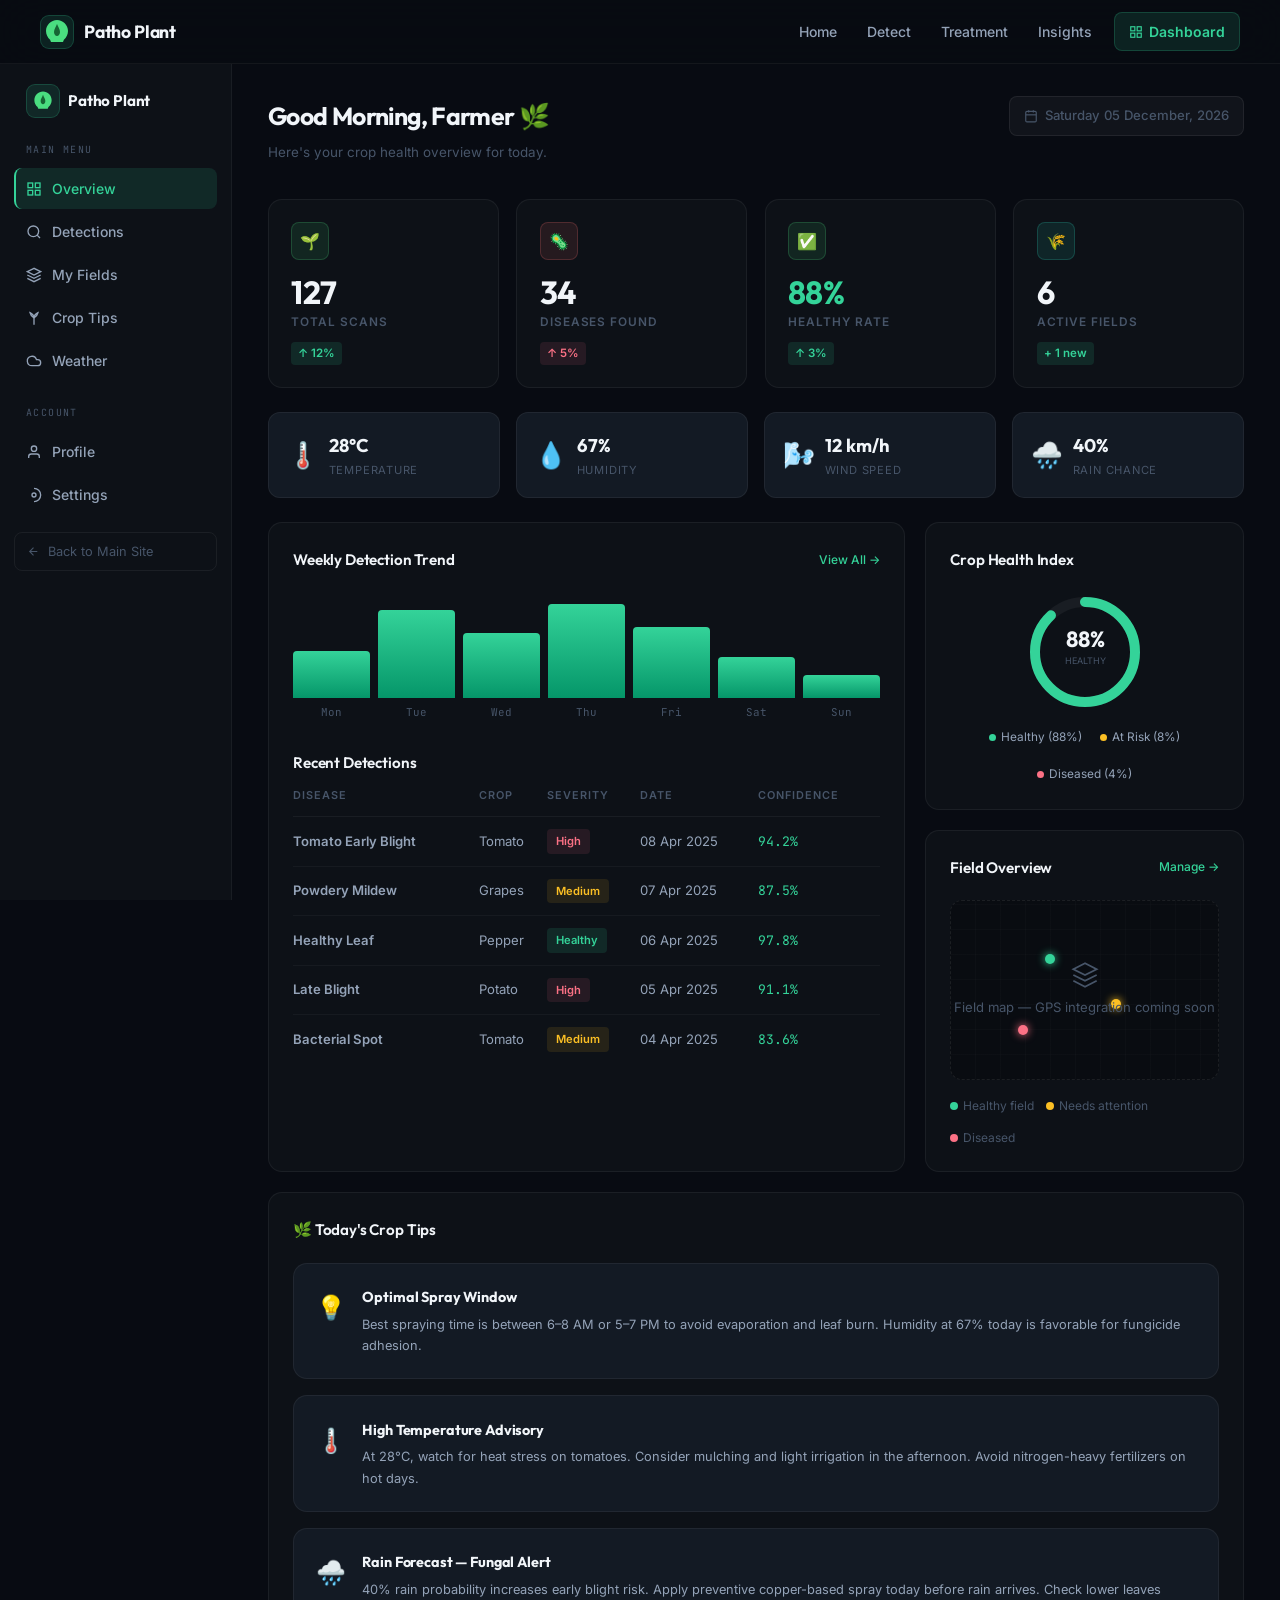
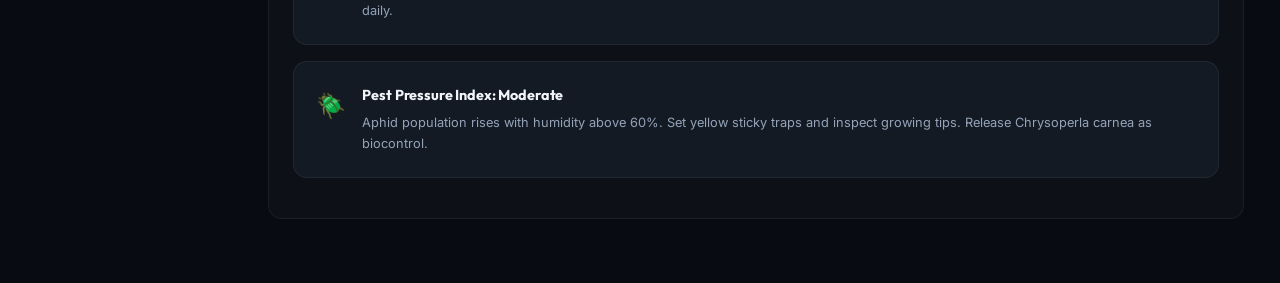
<file: dashboard.html>
<!DOCTYPE html>
<html lang="en">
<head>
  <meta charset="UTF-8" />
  <meta name="viewport" content="width=device-width, initial-scale=1.0" />
  <title>Farmer Dashboard – Agroshield</title>
  <meta name="description" content="Agroshield Farmer Dashboard – monitor crop health, recent detections, disease trends, and field statistics." />
  <link rel="preconnect" href="https://fonts.googleapis.com" />
  <link rel="preconnect" href="https://fonts.gstatic.com" crossorigin />
  <link href="https://fonts.googleapis.com/css2?family=Outfit:wght@300;400;500;600;700;800;900&family=Inter:wght@300;400;500;600;700&family=JetBrains+Mono:wght@400;600&family=Great+Vibes&display=swap" rel="stylesheet" />
  <link rel="stylesheet" href="style.css" />
  <style>
    /* Dashboard-specific extras */
    .weather-strip {
      display: grid;
      grid-template-columns: repeat(4, 1fr);
      gap: 1rem;
      margin-bottom: 1.5rem;
    }
    .weather-item {
      background: var(--bg-raised);
      border: 1px solid rgba(255,255,255,0.06);
      border-radius: 12px;
      padding: 1.1rem;
      display: flex;
      align-items: center;
      gap: 10px;
    }
    .weather-icon {
      font-size: 1.6rem;
    }
    .weather-val {
      font-family: var(--f-head);
      font-size: 1.15rem;
      font-weight: 700;
      color: var(--tx-1);
    }
    .weather-lbl {
      font-size: 0.7rem;
      color: var(--tx-3);
      text-transform: uppercase;
      letter-spacing: 0.07em;
    }
    .tip-card {
      background: var(--bg-raised);
      border: 1px solid rgba(255,255,255,0.06);
      border-radius: 14px;
      padding: 1.4rem;
      display: flex;
      gap: 1rem;
      align-items: flex-start;
      margin-bottom: 1rem;
      transition: border-color 0.2s;
    }
    .tip-card:hover { border-color: rgba(255,255,255,0.12); }
    .tip-icon {
      font-size: 1.5rem;
      flex-shrink: 0;
      margin-top: 2px;
    }
    .tip-title {
      font-family: var(--f-head);
      font-weight: 700;
      font-size: 0.9rem;
      color: var(--tx-1);
      letter-spacing: -0.01em;
      margin-bottom: 4px;
    }
    .tip-desc {
      font-size: 0.8rem;
      color: var(--tx-2);
      line-height: 1.65;
    }
    .field-map {
      background: rgba(0,0,0,0.25);
      border-radius: 12px;
      height: 180px;
      border: 1px dashed rgba(255,255,255,0.08);
      display: flex;
      align-items: center;
      justify-content: center;
      flex-direction: column;
      gap: 8px;
      color: var(--tx-3);
      font-size: 0.82rem;
      margin-bottom: 1rem;
      position: relative;
      overflow: hidden;
    }
    .field-map::before {
      content: '';
      position: absolute;
      inset: 0;
      background: 
        repeating-linear-gradient(0deg, transparent, transparent 24px, rgba(255,255,255,0.015) 24px, rgba(255,255,255,0.015) 25px),
        repeating-linear-gradient(90deg, transparent, transparent 24px, rgba(255,255,255,0.015) 24px, rgba(255,255,255,0.015) 25px);
    }
    .field-pin {
      position: absolute;
      width: 10px;
      height: 10px;
      border-radius: 50%;
      background: var(--em-400);
      box-shadow: 0 0 8px var(--em-400);
    }
    .sidebar-logo {
      display: flex;
      align-items: center;
      gap: 8px;
      padding: 0 0.75rem;
      margin-bottom: 1.5rem;
    }
    .sidebar-logo .nav-title {
      font-family: var(--f-head);
      font-size: 0.95rem;
      font-weight: 700;
      color: var(--tx-1);
    }
    .sidebar-back {
      display: flex;
      align-items: center;
      gap: 8px;
      padding: 8px 12px;
      border-radius: var(--r-sm);
      font-size: 0.8rem;
      color: var(--tx-3);
      text-decoration: none;
      border: 1px solid rgba(255,255,255,0.06);
      margin-top: 1rem;
      transition: all 0.2s;
    }
    .sidebar-back:hover { color: var(--tx-1); border-color: rgba(255,255,255,0.12); }
    @media(max-width: 900px) {
      .weather-strip { grid-template-columns: repeat(2,1fr); }
    }
    @media(max-width: 640px) {
      .weather-strip { grid-template-columns: 1fr 1fr; }
    }
  </style>
</head>
<body class="dashboard-page">

  <!-- NAVBAR (same as main) -->
  <nav id="navbar" class="navbar">
    <div class="nav-brand">
      <div class="nav-logo">
        <svg width="28" height="28" viewBox="0 0 28 28" fill="none">
          <path d="M14 2C8 2 3 7 3 13c0 3.5 1.6 6.6 4.1 8.7L8 24h12l.9-2.3C23.4 19.6 25 16.5 25 13c0-6-5-11-11-11z" fill="#4ade80"/>
          <path d="M14 6c-1 3-3 5-3 8 0 2.2 1.3 4 3 4s3-1.8 3-4c0-3-2-5-3-8z" fill="#166534"/>
        </svg>
      </div>
      <span class="nav-title">Patho Plant</span>
    </div>
    <ul class="nav-links" id="navLinks">
      <li><a href="index.html#home" class="nav-link">Home</a></li>
      <li><a href="index.html#detect" class="nav-link">Detect</a></li>
      <li><a href="index.html#treatment" class="nav-link">Treatment</a></li>
      <li><a href="index.html#insights" class="nav-link">Insights</a></li>
      <li><a href="dashboard.html" class="nav-link nav-dashboard-btn active">
        <svg width="14" height="14" viewBox="0 0 24 24" fill="none" stroke="currentColor" stroke-width="2"><rect x="3" y="3" width="7" height="7"/><rect x="14" y="3" width="7" height="7"/><rect x="14" y="14" width="7" height="7"/><rect x="3" y="14" width="7" height="7"/></svg>
        Dashboard
      </a></li>
    </ul>
    <button class="hamburger" id="hamburger" aria-label="Toggle menu">
      <span></span><span></span><span></span>
    </button>
  </nav>

  <!-- SIDEBAR -->
  <aside class="dash-sidebar" id="dashSidebar">
    <div class="sidebar-logo">
      <div class="nav-logo">
        <svg width="22" height="22" viewBox="0 0 28 28" fill="none">
          <path d="M14 2C8 2 3 7 3 13c0 3.5 1.6 6.6 4.1 8.7L8 24h12l.9-2.3C23.4 19.6 25 16.5 25 13c0-6-5-11-11-11z" fill="#4ade80"/>
          <path d="M14 6c-1 3-3 5-3 8 0 2.2 1.3 4 3 4s3-1.8 3-4c0-3-2-5-3-8z" fill="#166534"/>
        </svg>
      </div>
      <span class="nav-title">Patho Plant</span>
    </div>

    <p class="dash-sidebar-header">Main Menu</p>

    <nav>
      <a href="#overview" class="dash-nav-item active" id="nav-overview">
        <svg width="16" height="16" viewBox="0 0 24 24" fill="none" stroke="currentColor" stroke-width="2"><rect x="3" y="3" width="7" height="7"/><rect x="14" y="3" width="7" height="7"/><rect x="14" y="14" width="7" height="7"/><rect x="3" y="14" width="7" height="7"/></svg>
        Overview
      </a>
      <a href="#detections" class="dash-nav-item" id="nav-detections">
        <svg width="16" height="16" viewBox="0 0 24 24" fill="none" stroke="currentColor" stroke-width="2"><circle cx="11" cy="11" r="8"/><path d="m21 21-4.35-4.35"/></svg>
        Detections
      </a>
      <a href="#fields" class="dash-nav-item" id="nav-fields">
        <svg width="16" height="16" viewBox="0 0 24 24" fill="none" stroke="currentColor" stroke-width="2"><path d="M12 2L2 7l10 5 10-5-10-5z"/><path d="M2 17l10 5 10-5"/><path d="M2 12l10 5 10-5"/></svg>
        My Fields
      </a>
      <a href="#tips" class="dash-nav-item" id="nav-tips">
        <svg width="16" height="16" viewBox="0 0 24 24" fill="none" stroke="currentColor" stroke-width="2"><path d="M12 22V12"/><path d="M12 12C12 7 6 4 6 4s1 5 6 8"/><path d="M12 12c0-5 6-8 6-8s-1 5-6 8"/></svg>
        Crop Tips
      </a>
      <a href="#weather" class="dash-nav-item" id="nav-weather">
        <svg width="16" height="16" viewBox="0 0 24 24" fill="none" stroke="currentColor" stroke-width="2"><path d="M17.5 19H9a7 7 0 1 1 6.71-9h1.79a4.5 4.5 0 1 1 0 9Z"/></svg>
        Weather
      </a>
    </nav>

    <p class="dash-sidebar-header" style="margin-top: 1.5rem;">Account</p>
    <nav>
      <a href="#" class="dash-nav-item">
        <svg width="16" height="16" viewBox="0 0 24 24" fill="none" stroke="currentColor" stroke-width="2"><path d="M20 21v-2a4 4 0 0 0-4-4H8a4 4 0 0 0-4 4v2"/><circle cx="12" cy="7" r="4"/></svg>
        Profile
      </a>
      <a href="#" class="dash-nav-item">
        <svg width="16" height="16" viewBox="0 0 24 24" fill="none" stroke="currentColor" stroke-width="2"><circle cx="12" cy="12" r="3"/><path d="M19.07 4.93a10 10 0 0 1 0 14.14M12 2a10 10 0 0 1 0 20"/></svg>
        Settings
      </a>
    </nav>

    <a href="index.html" class="sidebar-back">
      <svg width="13" height="13" viewBox="0 0 24 24" fill="none" stroke="currentColor" stroke-width="2"><path d="M19 12H5M12 5l-7 7 7 7"/></svg>
      Back to Main Site
    </a>
  </aside>

  <!-- MAIN DASHBOARD CONTENT -->
  <main class="dash-main">

    <!-- Header -->
    <div class="dash-header">
      <div class="dash-greeting">
        <h2 id="dashGreeting">Good Morning, Farmer 🌿</h2>
        <p>Here's your crop health overview for today.</p>
      </div>
      <div class="dash-date" id="dashDate">
        <svg width="14" height="14" viewBox="0 0 24 24" fill="none" stroke="currentColor" stroke-width="2"><rect x="3" y="4" width="18" height="18" rx="2" ry="2"/><line x1="16" y1="2" x2="16" y2="6"/><line x1="8" y1="2" x2="8" y2="6"/><line x1="3" y1="10" x2="21" y2="10"/></svg>
        Loading date…
      </div>
    </div>

    <!-- KPI Row -->
    <section id="overview">
      <div class="kpi-grid">
        <div class="kpi-card">
          <div class="kpi-icon" style="background:rgba(74,222,128,0.1);border:1px solid rgba(74,222,128,0.2)">🌱</div>
          <div class="kpi-value" id="kpi-scans" data-target="127">0</div>
          <div class="kpi-label">Total Scans</div>
          <div class="kpi-change up">↑ 12%</div>
        </div>
        <div class="kpi-card">
          <div class="kpi-icon" style="background:rgba(248,113,113,0.1);border:1px solid rgba(248,113,113,0.2)">🦠</div>
          <div class="kpi-value" id="kpi-diseases" data-target="34">0</div>
          <div class="kpi-label">Diseases Found</div>
          <div class="kpi-change down">↑ 5%</div>
        </div>
        <div class="kpi-card">
          <div class="kpi-icon" style="background:rgba(74,222,128,0.1);border:1px solid rgba(74,222,128,0.2)">✅</div>
          <div class="kpi-value" id="kpi-healthy" data-target="88" style="color:var(--em-400)">0%</div>
          <div class="kpi-label">Healthy Rate</div>
          <div class="kpi-change up">↑ 3%</div>
        </div>
        <div class="kpi-card">
          <div class="kpi-icon" style="background:rgba(45,212,191,0.1);border:1px solid rgba(45,212,191,0.2)">🌾</div>
          <div class="kpi-value" id="kpi-fields" data-target="6">0</div>
          <div class="kpi-label">Active Fields</div>
          <div class="kpi-change up">+ 1 new</div>
        </div>
      </div>
    </section>

    <!-- Weather Strip -->
    <section id="weather">
      <div class="weather-strip">
        <div class="weather-item">
          <div class="weather-icon">🌡️</div>
          <div>
            <div class="weather-val">28°C</div>
            <div class="weather-lbl">Temperature</div>
          </div>
        </div>
        <div class="weather-item">
          <div class="weather-icon">💧</div>
          <div>
            <div class="weather-val">67%</div>
            <div class="weather-lbl">Humidity</div>
          </div>
        </div>
        <div class="weather-item">
          <div class="weather-icon">🌬️</div>
          <div>
            <div class="weather-val">12 km/h</div>
            <div class="weather-lbl">Wind Speed</div>
          </div>
        </div>
        <div class="weather-item">
          <div class="weather-icon">🌧️</div>
          <div>
            <div class="weather-val">40%</div>
            <div class="weather-lbl">Rain Chance</div>
          </div>
        </div>
      </div>
    </section>

    <!-- Main dash grid: Chart + Detection table -->
    <section id="detections">
      <div class="dash-grid">

        <!-- Detection Trend -->
        <div class="dash-card">
          <div class="dash-card-header">
            <span class="dash-card-title">Weekly Detection Trend</span>
            <a href="#" class="dash-card-action">View All →</a>
          </div>
          <div class="chart-bars" id="weekChart">
            <!-- Generated by JS -->
          </div>

          <!-- Recent Detections Table -->
          <div style="margin-top:1.75rem">
            <div class="dash-card-header" style="margin-bottom:0.75rem">
              <span class="dash-card-title">Recent Detections</span>
            </div>
            <table class="detection-table">
              <thead>
                <tr>
                  <th>Disease</th>
                  <th>Crop</th>
                  <th>Severity</th>
                  <th>Date</th>
                  <th>Confidence</th>
                </tr>
              </thead>
              <tbody id="recentDetections">
                <!-- JS-generated rows -->
              </tbody>
            </table>
          </div>
        </div>

        <!-- Right column: Health ring + Field map + Tips -->
        <div style="display:flex;flex-direction:column;gap:1.25rem">

          <!-- Crop Health Ring -->
          <div class="dash-card">
            <div class="dash-card-header">
              <span class="dash-card-title">Crop Health Index</span>
            </div>
            <div class="health-circle">
              <svg class="circle-svg" width="120" height="120" viewBox="0 0 120 120">
                <circle class="circle-bg" cx="60" cy="60" r="50" stroke-width="10"/>
                <circle class="circle-fill" cx="60" cy="60" r="50" stroke-width="10"
                  stroke-dasharray="314"
                  stroke-dashoffset="314"
                  id="healthCircle"/>
                <text x="60" y="55" text-anchor="middle" class="circle-text" font-size="22" transform="rotate(90,60,60)">88%</text>
                <text x="60" y="72" text-anchor="middle" font-size="9" fill="#475569" transform="rotate(90,60,60)">HEALTHY</text>
              </svg>
              <div class="health-labels">
                <div class="health-dot"><div class="dot" style="background:var(--em-400)"></div>Healthy (88%)</div>
                <div class="health-dot"><div class="dot" style="background:var(--am-400)"></div>At Risk (8%)</div>
                <div class="health-dot"><div class="dot" style="background:var(--rose-400)"></div>Diseased (4%)</div>
              </div>
            </div>
          </div>

          <!-- Field Map Placeholder -->
          <div class="dash-card" id="fields">
            <div class="dash-card-header">
              <span class="dash-card-title">Field Overview</span>
              <a href="#" class="dash-card-action">Manage →</a>
            </div>
            <div class="field-map">
              <div class="field-pin" style="top:30%;left:35%"></div>
              <div class="field-pin" style="top:55%;left:60%;background:var(--am-400);box-shadow:0 0 8px var(--am-400)"></div>
              <div class="field-pin" style="top:70%;left:25%;background:var(--rose-400);box-shadow:0 0 8px var(--rose-400)"></div>
              <svg width="28" height="28" viewBox="0 0 24 24" fill="none" stroke="currentColor" stroke-width="1.5" style="color:var(--tx-3);position:relative;z-index:1"><path d="M12 2L2 7l10 5 10-5-10-5z"/><path d="M2 17l10 5 10-5"/><path d="M2 12l10 5 10-5"/></svg>
              <span style="position:relative;z-index:1">Field map — GPS integration coming soon</span>
            </div>
            <div style="display:flex;gap:0.75rem;flex-wrap:wrap">
              <span style="font-size:0.75rem;display:flex;align-items:center;gap:5px;color:var(--tx-3)">
                <span style="width:8px;height:8px;border-radius:50%;background:var(--em-400);display:inline-block"></span>Healthy field
              </span>
              <span style="font-size:0.75rem;display:flex;align-items:center;gap:5px;color:var(--tx-3)">
                <span style="width:8px;height:8px;border-radius:50%;background:var(--am-400);display:inline-block"></span>Needs attention
              </span>
              <span style="font-size:0.75rem;display:flex;align-items:center;gap:5px;color:var(--tx-3)">
                <span style="width:8px;height:8px;border-radius:50%;background:var(--rose-400);display:inline-block"></span>Diseased
              </span>
            </div>
          </div>
        </div>
      </div>
    </section>

    <!-- Crop Tips -->
    <section id="tips">
      <div class="dash-card" style="margin-bottom:2rem">
        <div class="dash-card-header">
          <span class="dash-card-title">🌿 Today's Crop Tips</span>
        </div>
        <div id="tipsList">
          <div class="tip-card">
            <div class="tip-icon">💡</div>
            <div>
              <div class="tip-title">Optimal Spray Window</div>
              <div class="tip-desc">Best spraying time is between 6–8 AM or 5–7 PM to avoid evaporation and leaf burn. Humidity at 67% today is favorable for fungicide adhesion.</div>
            </div>
          </div>
          <div class="tip-card">
            <div class="tip-icon">🌡️</div>
            <div>
              <div class="tip-title">High Temperature Advisory</div>
              <div class="tip-desc">At 28°C, watch for heat stress on tomatoes. Consider mulching and light irrigation in the afternoon. Avoid nitrogen-heavy fertilizers on hot days.</div>
            </div>
          </div>
          <div class="tip-card">
            <div class="tip-icon">🌧️</div>
            <div>
              <div class="tip-title">Rain Forecast — Fungal Alert</div>
              <div class="tip-desc">40% rain probability increases early blight risk. Apply preventive copper-based spray today before rain arrives. Check lower leaves daily.</div>
            </div>
          </div>
          <div class="tip-card">
            <div class="tip-icon">🪲</div>
            <div>
              <div class="tip-title">Pest Pressure Index: Moderate</div>
              <div class="tip-desc">Aphid population rises with humidity above 60%. Set yellow sticky traps and inspect growing tips. Release Chrysoperla carnea as biocontrol.</div>
            </div>
          </div>
        </div>
      </div>
    </section>

  </main>

  <script>
    // ── Navbar scroll
    const navbar = document.getElementById('navbar');
    const hamburger = document.getElementById('hamburger');
    const navLinks = document.getElementById('navLinks');
    window.addEventListener('scroll', () => {
      navbar.classList.toggle('scrolled', window.scrollY > 20);
    });
    hamburger?.addEventListener('click', () => navLinks.classList.toggle('open'));

    // ── Greeting & date
    const now = new Date();
    const hour = now.getHours();
    const greetWord = hour < 12 ? 'Morning' : hour < 17 ? 'Afternoon' : 'Evening';
    document.getElementById('dashGreeting').textContent = `Good ${greetWord}, Farmer 🌿`;
    document.getElementById('dashDate').innerHTML = `
      <svg width="14" height="14" viewBox="0 0 24 24" fill="none" stroke="currentColor" stroke-width="2"><rect x="3" y="4" width="18" height="18" rx="2"/><line x1="16" y1="2" x2="16" y2="6"/><line x1="8" y1="2" x2="8" y2="6"/><line x1="3" y1="10" x2="21" y2="10"/></svg>
      ${now.toLocaleDateString('en-IN', { weekday:'long', day:'2-digit', month:'long', year:'numeric' })}
    `;

    // ── Animated counters
    function animateCounter(el, target, suffix = '') {
      let current = 0;
      const step = Math.ceil(target / 60);
      const timer = setInterval(() => {
        current = Math.min(current + step, target);
        el.textContent = current + suffix;
        if (current >= target) clearInterval(timer);
      }, 20);
    }

    setTimeout(() => {
      animateCounter(document.getElementById('kpi-scans'), 127);
      animateCounter(document.getElementById('kpi-diseases'), 34);
      animateCounter(document.getElementById('kpi-healthy'), 88, '%');
      animateCounter(document.getElementById('kpi-fields'), 6);

      // Animate health circle (88%)
      const circle = document.getElementById('healthCircle');
      const circumference = 2 * Math.PI * 50;
      const offset = circumference - (0.88 * circumference);
      circle.style.transition = 'stroke-dashoffset 1.8s ease';
      circle.style.strokeDashoffset = offset;
    }, 300);

    // ── Weekly chart
    const weekData = [
      { label: 'Mon', value: 40 },
      { label: 'Tue', value: 75 },
      { label: 'Wed', value: 55 },
      { label: 'Thu', value: 90 },
      { label: 'Fri', value: 60 },
      { label: 'Sat', value: 35 },
      { label: 'Sun', value: 20 },
    ];
    const chart = document.getElementById('weekChart');
    weekData.forEach(d => {
      const col = document.createElement('div');
      col.className = 'bar-col';
      col.innerHTML = `
        <div class="bar-fill" style="height:0%;--h:${d.value}%" id="bar-${d.label}"></div>
        <span class="bar-label">${d.label}</span>
      `;
      chart.appendChild(col);
    });
    setTimeout(() => {
      weekData.forEach(d => {
        const bar = document.getElementById(`bar-${d.label}`);
        if (bar) { bar.style.transition = 'height 1s ease'; bar.style.height = d.value + '%'; }
      });
    }, 500);

    // ── Recent Detections
    const detections = [
      { disease: 'Tomato Early Blight',  crop: 'Tomato',  severity: 'high', date: '08 Apr 2025', conf: '94.2%' },
      { disease: 'Powdery Mildew',       crop: 'Grapes',  severity: 'med',  date: '07 Apr 2025', conf: '87.5%' },
      { disease: 'Healthy Leaf',         crop: 'Pepper',  severity: 'low',  date: '06 Apr 2025', conf: '97.8%' },
      { disease: 'Late Blight',          crop: 'Potato',  severity: 'high', date: '05 Apr 2025', conf: '91.1%' },
      { disease: 'Bacterial Spot',       crop: 'Tomato',  severity: 'med',  date: '04 Apr 2025', conf: '83.6%' },
    ];
    const tbody = document.getElementById('recentDetections');
    const badgeClass = { high:'badge-high', med:'badge-med', low:'badge-low' };
    const severityLabel = { high:'High', med:'Medium', low:'Healthy' };
    detections.forEach(d => {
      const tr = document.createElement('tr');
      tr.innerHTML = `
        <td style="font-weight:600">${d.disease}</td>
        <td>${d.crop}</td>
        <td><span class="disease-badge ${badgeClass[d.severity]}">${severityLabel[d.severity]}</span></td>
        <td>${d.date}</td>
        <td style="font-family:var(--f-mono);color:var(--em-400)">${d.conf}</td>
      `;
      tbody.appendChild(tr);
    });

    // ── Sidebar active state
    const sideNav = document.querySelectorAll('.dash-nav-item[href^="#"]');
    const sections = document.querySelectorAll('section[id]');
    window.addEventListener('scroll', () => {
      let current = '';
      sections.forEach(s => {
        if (window.scrollY + 200 >= s.offsetTop) current = s.id;
      });
      sideNav.forEach(link => {
        link.classList.toggle('active', link.getAttribute('href') === `#${current}`);
      });
    });
  </script>
</body>
</html>
</file>
<file: style.css>
/* ═══════════════════════════════════════════════════
   AGROSHIELD — style.css  v3
   Theme: Deep Slate · Emerald accent · Amber highlight
   Fonts: Outfit (headings) · Great Vibes (hero cursive) · Inter (body)
═══════════════════════════════════════════════════ */

:root {
  /* ── Backgrounds ── */
  --bg-base:    #080b12;
  --bg-surface: #0d1117;
  --bg-raised:  #131a24;
  --bg-hover:   #19222e;

  /* ── Emerald (accent — used sparingly) ── */
  --em-400: #34d399;
  --em-500: #10b981;
  --em-600: #059669;
  --em-dim:    rgba(52, 211, 153, 0.12);
  --em-border: rgba(52, 211, 153, 0.20);

  /* ── Amber (secondary highlight) ── */
  --am-400: #fbbf24;
  --am-500: #f59e0b;
  --am-dim:    rgba(251, 191, 36, 0.10);
  --am-border: rgba(251, 191, 36, 0.22);

  /* ── Sky / Info ── */
  --sky-400: #38bdf8;
  --sky-dim:  rgba(56, 189, 248, 0.10);

  /* ── Rose / Danger ── */
  --rose-400: #fb7185;
  --rose-dim:  rgba(251, 113, 133, 0.10);

  /* ── Text ── */
  --tx-1: #f1f5f9;
  --tx-2: #94a3b8;
  --tx-3: #475569;
  --tx-4: #1e293b;

  /* ── Glass ── */
  --glass-bg:     rgba(13, 17, 23, 0.70);
  --glass-border: rgba(255,255,255,0.06);
  --glass-blur:   20px;

  /* ── Shadows ── */
  --shadow-sm: 0 2px 8px rgba(0,0,0,0.35);
  --shadow-md: 0 8px 32px rgba(0,0,0,0.55);
  --shadow-lg: 0 20px 60px rgba(0,0,0,0.65);

  /* ── Radius ── */
  --r-sm: 8px;
  --r-md: 14px;
  --r-lg: 20px;
  --r-xl: 28px;

  /* ── Fonts ── */
  --f-head:   'Outfit', sans-serif;
  --f-body:   'Inter', sans-serif;
  --f-mono:   'JetBrains Mono', monospace;
  --f-cursive:'Great Vibes', cursive;
}

/* ─── RESET ─────────────────────────────────── */
*, *::before, *::after { box-sizing: border-box; margin: 0; padding: 0; }

html {
  scroll-behavior: smooth;
  scroll-padding-top: 68px;
}

body {
  font-family: var(--f-body);
  background: var(--bg-base);
  color: var(--tx-1);
  min-height: 100vh;
  overflow-x: hidden;
  line-height: 1.65;
  -webkit-font-smoothing: antialiased;
}

::-webkit-scrollbar { width: 5px; }
::-webkit-scrollbar-track { background: var(--bg-base); }
::-webkit-scrollbar-thumb { background: var(--bg-hover); border-radius: 99px; }

/* ─── GLASS CARD ─────────────────────────────── */
.glass-card {
  background: var(--glass-bg);
  backdrop-filter: blur(var(--glass-blur));
  -webkit-backdrop-filter: blur(var(--glass-blur));
  border: 1px solid var(--glass-border);
  border-radius: var(--r-lg);
  box-shadow: var(--shadow-md);
}

/* ═══════════════════════════════════════════════
   NAVBAR
═══════════════════════════════════════════════ */
.navbar {
  position: fixed;
  top: 0; left: 0; right: 0;
  z-index: 1000;
  display: flex;
  align-items: center;
  justify-content: space-between;
  padding: 0 2.5rem;
  height: 64px;
  background: rgba(8, 11, 18, 0.82);
  backdrop-filter: blur(24px);
  -webkit-backdrop-filter: blur(24px);
  border-bottom: 1px solid rgba(255,255,255,0.05);
  transition: background 0.3s, border-color 0.3s;
}

.navbar.scrolled {
  background: rgba(8, 11, 18, 0.97);
  border-bottom-color: rgba(255,255,255,0.08);
}

.nav-brand {
  display: flex;
  align-items: center;
  gap: 10px;
  text-decoration: none;
  cursor: pointer;
}

.nav-logo {
  width: 34px;
  height: 34px;
  border-radius: 9px;
  background: var(--em-dim);
  border: 1px solid var(--em-border);
  display: flex;
  align-items: center;
  justify-content: center;
}

.nav-title {
  font-family: var(--f-head);
  font-size: 1.1rem;
  font-weight: 700;
  color: var(--tx-1);
  letter-spacing: -0.01em;
}

.nav-links {
  display: flex;
  list-style: none;
  align-items: center;
  gap: 2px;
}

.nav-link {
  display: flex;
  align-items: center;
  gap: 6px;
  padding: 7px 14px;
  font-family: var(--f-body);
  font-size: 0.875rem;
  font-weight: 500;
  color: var(--tx-2);
  text-decoration: none;
  border-radius: var(--r-sm);
  transition: all 0.2s;
}

.nav-link:hover { color: var(--tx-1); background: rgba(255,255,255,0.05); }
.nav-link.active { color: var(--tx-1); }

.nav-dashboard-btn {
  background: var(--em-dim);
  border: 1px solid var(--em-border);
  color: var(--em-400) !important;
  font-weight: 600;
  margin-left: 6px;
}
.nav-dashboard-btn:hover { background: rgba(52,211,153,0.2) !important; }

.hamburger {
  display: none;
  flex-direction: column;
  gap: 5px;
  background: none;
  border: none;
  cursor: pointer;
  padding: 4px;
}
.hamburger span {
  display: block;
  width: 22px;
  height: 2px;
  background: var(--tx-2);
  border-radius: 2px;
  transition: all 0.3s;
}

/* ═══════════════════════════════════════════════
   HERO
═══════════════════════════════════════════════ */
.hero {
  position: relative;
  min-height: 100vh;
  display: flex;
  flex-direction: column;
  align-items: center;
  justify-content: center;
  overflow: hidden;
}

.hero-bg {
  position: absolute;
  inset: 0;
  background-image: url('hero_bg.png');
  background-size: cover;
  background-position: center;
  transform: scale(1.04);
  transition: transform 10s ease;
}
.hero:hover .hero-bg { transform: scale(1.0); }

.hero-overlay {
  position: absolute;
  inset: 0;
  background: linear-gradient(
    160deg,
    rgba(8,11,18,0.30) 0%,
    rgba(8,11,18,0.55) 45%,
    rgba(8,11,18,0.85) 100%
  );
}

/* ── Particles ── */
.particles { position: absolute; inset: 0; pointer-events: none; overflow: hidden; }
.particle {
  position: absolute;
  border-radius: 50%;
  opacity: 0;
  animation: float-p var(--dur, 9s) var(--delay, 0s) ease-in-out infinite;
}
@keyframes float-p {
  0%   { opacity: 0; transform: translateY(110vh) scale(0.3); }
  15%  { opacity: 0.5; }
  85%  { opacity: 0.2; }
  100% { opacity: 0; transform: translateY(-15vh) scale(1); }
}

.hero-content {
  position: relative;
  z-index: 2;
  text-align: center;
  max-width: 820px;
  padding: 0 2rem;
}

.hero-badge {
  display: inline-flex;
  align-items: center;
  gap: 8px;
  border: 1px solid rgba(255,255,255,0.12);
  background: rgba(255,255,255,0.05);
  border-radius: 99px;
  padding: 6px 18px;
  font-family: var(--f-body);
  font-size: 0.75rem;
  font-weight: 600;
  color: var(--tx-2);
  letter-spacing: 0.08em;
  text-transform: uppercase;
  margin-bottom: 1.5rem;
}

.badge-dot {
  width: 7px;
  height: 7px;
  border-radius: 50%;
  background: var(--em-400);
  box-shadow: 0 0 8px var(--em-400);
  animation: pulse-d 2s infinite;
  flex-shrink: 0;
}
@keyframes pulse-d {
  0%, 100% { box-shadow: 0 0 5px var(--em-400); }
  50%       { box-shadow: 0 0 14px var(--em-400), 0 0 28px rgba(52,211,153,0.3); }
}

/* ── Hero Title ── */
.hero-title {
  font-family: var(--f-head);
  font-size: clamp(2.4rem, 6vw, 3.8rem);
  font-weight: 800;
  line-height: 1.15;
  letter-spacing: -0.025em;
  color: #ffffff;                   /* explicit white — never inherit */
  margin-bottom: 0.4rem;
}

/* "Agroshield" in Great Vibes calligraphic cursive */
.hero-title-accent {
  font-family: var(--f-cursive);
  font-weight: 400;
  font-size: 1.35em;
  display: block;
  line-height: 1.15;
  letter-spacing: 0.01em;
  /* Solid emerald — reliable across all browsers, no bg-clip tricks */
  color: var(--em-400);
  text-shadow:
    0 0 40px rgba(52, 211, 153, 0.55),
    0 2px 12px rgba(0, 0, 0, 0.5);
}

.hero-subtitle {
  font-family: var(--f-body);
  font-size: clamp(0.95rem, 2vw, 1.15rem);
  font-weight: 400;
  color: rgba(255,255,255,0.80);
  margin-bottom: 1rem;
  letter-spacing: 0.01em;
}

.hero-description {
  font-size: 0.92rem;
  color: rgba(255,255,255,0.55);
  margin-bottom: 2.5rem;
  line-height: 1.85;
}

.hero-actions {
  display: flex;
  gap: 1rem;
  justify-content: center;
  flex-wrap: wrap;
  margin-bottom: 3.5rem;
}

/* ─── BUTTONS ──────────────────────────────── */
.btn {
  display: inline-flex;
  align-items: center;
  gap: 8px;
  padding: 12px 26px;
  border-radius: var(--r-sm);
  font-family: var(--f-body);
  font-size: 0.9rem;
  font-weight: 600;
  cursor: pointer;
  text-decoration: none;
  border: none;
  outline: none;
  transition: all 0.22s ease;
  letter-spacing: 0.01em;
  white-space: nowrap;
}

.btn-primary {
  background: var(--em-500);
  color: #fff;
  box-shadow: 0 4px 18px rgba(16,185,129,0.30);
}
.btn-primary:hover {
  background: var(--em-400);
  box-shadow: 0 6px 28px rgba(52,211,153,0.40);
  transform: translateY(-2px);
}

.btn-ghost {
  background: rgba(255,255,255,0.06);
  border: 1px solid rgba(255,255,255,0.12);
  color: var(--tx-2);
}
.btn-ghost:hover {
  background: rgba(255,255,255,0.10);
  color: var(--tx-1);
  transform: translateY(-2px);
}

.btn-sm {
  padding: 7px 16px;
  font-size: 0.82rem;
  background: rgba(255,255,255,0.06);
  border: 1px solid rgba(255,255,255,0.10);
  color: var(--tx-2);
}
.btn-sm:hover {
  background: rgba(255,255,255,0.10);
  color: var(--tx-1);
}
.btn-sm.btn-ghost {
  background: transparent;
  border: 1px solid rgba(255,255,255,0.08);
  color: var(--tx-3);
}

/* Hero stats bar */
.hero-stats {
  display: flex;
  align-items: center;
  justify-content: center;
  gap: 2.5rem;
  background: rgba(255,255,255,0.04);
  border: 1px solid rgba(255,255,255,0.08);
  border-radius: var(--r-lg);
  padding: 1.2rem 2.8rem;
  width: fit-content;
  margin: 0 auto;
  backdrop-filter: blur(12px);
}

.stat-card { display: flex; flex-direction: column; align-items: center; gap: 3px; }

.stat-num {
  font-family: var(--f-head);
  font-size: 1.7rem;
  font-weight: 700;
  color: var(--tx-1);
  line-height: 1;
  letter-spacing: -0.02em;
}

.stat-label {
  font-size: 0.7rem;
  font-weight: 600;
  color: var(--tx-3);
  text-transform: uppercase;
  letter-spacing: 0.09em;
}

.stat-divider { width: 1px; height: 38px; background: rgba(255,255,255,0.08); }

.scroll-indicator {
  position: absolute;
  bottom: 2.5rem;
  left: 50%;
  transform: translateX(-50%);
  z-index: 2;
  display: flex;
  flex-direction: column;
  align-items: center;
  gap: 8px;
  color: var(--tx-3);
  font-size: 0.72rem;
  font-weight: 500;
  letter-spacing: 0.07em;
  text-transform: uppercase;
}
.scroll-arrow { animation: bounce 2.2s ease-in-out infinite; }
@keyframes bounce {
  0%, 100% { transform: translateY(0); }
  50%       { transform: translateY(8px); }
}

/* ═══════════════════════════════════════════════
   SECTION COMMONS
═══════════════════════════════════════════════ */
.section-header { text-align: center; margin-bottom: 3.5rem; }

.section-tag {
  display: inline-block;
  font-family: var(--f-mono);
  font-size: 0.7rem;
  font-weight: 600;
  color: var(--em-400);
  letter-spacing: 0.12em;
  text-transform: uppercase;
  background: var(--em-dim);
  border: 1px solid var(--em-border);
  border-radius: 99px;
  padding: 4px 14px;
  margin-bottom: 1rem;
}

.section-title {
  font-family: var(--f-head);
  font-size: clamp(1.9rem, 4vw, 2.8rem);
  font-weight: 700;
  color: var(--tx-1);
  letter-spacing: -0.025em;
  margin-bottom: 0.75rem;
  line-height: 1.15;
}

.section-sub {
  font-size: 0.95rem;
  font-weight: 400;
  color: var(--tx-2);
  max-width: 500px;
  margin: 0 auto;
  line-height: 1.75;
}

/* ═══════════════════════════════════════════════
   DETECT SECTION
═══════════════════════════════════════════════ */
.detect-section {
  padding: 7rem 2rem 6rem;
  background: var(--bg-surface);
  position: relative;
}
.detect-section::before {
  content: '';
  position: absolute;
  top: 0; left: 0; right: 0;
  height: 1px;
  background: linear-gradient(to right, transparent, rgba(255,255,255,0.07), transparent);
}

.detect-container {
  max-width: 960px;
  margin: 0 auto 2.5rem;
  display: grid;
  grid-template-columns: 1fr auto 1fr;
  align-items: start;
}

.upload-panel, .camera-panel {
  padding: 2rem;
  background: var(--bg-raised);
  border: 1px solid rgba(255,255,255,0.06);
  border-radius: var(--r-lg);
}

.panel-title {
  display: flex;
  align-items: center;
  gap: 9px;
  font-family: var(--f-head);
  font-size: 1rem;
  font-weight: 600;
  color: var(--tx-1);
  margin-bottom: 1.25rem;
}
.panel-title svg { color: var(--em-400); }

.upload-zone {
  border: 2px dashed rgba(255,255,255,0.10);
  border-radius: var(--r-md);
  padding: 2rem 1.5rem;
  text-align: center;
  cursor: pointer;
  transition: all 0.25s;
  background: rgba(255,255,255,0.02);
}
.upload-zone:hover, .upload-zone.drag-over {
  border-color: var(--em-400);
  background: var(--em-dim);
}

.upload-icon-wrap {
  width: 68px; height: 68px;
  border-radius: 50%;
  background: rgba(255,255,255,0.04);
  border: 1px solid rgba(255,255,255,0.08);
  display: flex; align-items: center; justify-content: center;
  margin: 0 auto 1rem;
  color: var(--tx-3);
  transition: all 0.25s;
}
.upload-zone:hover .upload-icon-wrap {
  background: var(--em-dim);
  border-color: var(--em-border);
  color: var(--em-400);
}

.upload-title { font-family: var(--f-body); font-weight: 600; font-size: 0.93rem; color: var(--tx-1); margin-bottom: 0.3rem; }
.upload-sub   { font-size: 0.78rem; color: var(--tx-3); margin-bottom: 0.75rem; }

.btn-upload {
  display: inline-block;
  background: rgba(255,255,255,0.06);
  border: 1px solid rgba(255,255,255,0.12);
  color: var(--tx-1);
  padding: 8px 20px;
  font-size: 0.84rem;
  font-family: var(--f-body);
  font-weight: 600;
  border-radius: var(--r-sm);
  cursor: pointer;
  margin-bottom: 0.75rem;
  transition: all 0.2s;
}
.btn-upload:hover { background: rgba(255,255,255,0.10); border-color: rgba(255,255,255,0.18); }

.upload-hint { font-size: 0.7rem; color: var(--tx-3); }

.preview-wrap { position: relative; margin-top: 1rem; }
.preview-img {
  width: 100%; height: 210px;
  object-fit: cover;
  border-radius: var(--r-md);
  border: 1px solid rgba(255,255,255,0.08);
  display: block;
}

.remove-btn {
  position: absolute; top: 8px; right: 8px;
  background: rgba(0,0,0,0.75);
  border: 1px solid rgba(255,255,255,0.12);
  color: var(--tx-2);
  border-radius: var(--r-sm);
  padding: 4px 10px;
  font-size: 0.74rem; font-family: var(--f-body);
  cursor: pointer; transition: all 0.2s;
}
.remove-btn:hover { background: rgba(251,113,133,0.3); color: var(--rose-400); }

.or-divider {
  display: flex; flex-direction: column; align-items: center;
  justify-content: center; gap: 12px; padding: 0 2rem; padding-top: 3.5rem;
}
.or-line { width: 1px; height: 70px; background: linear-gradient(to bottom, transparent, rgba(255,255,255,0.08), transparent); }
.or-text  { font-family: var(--f-mono); font-size: 0.7rem; font-weight: 600; color: var(--tx-3); letter-spacing: 0.1em; }

.camera-zone {
  border-radius: var(--r-md); overflow: hidden;
  background: rgba(0,0,0,0.3); min-height: 210px;
  display: flex; align-items: center; justify-content: center;
  border: 1px solid rgba(255,255,255,0.06); margin-bottom: 1rem;
}
.camera-feed { width: 100%; height: 210px; object-fit: cover; display: block; }
.camera-placeholder { text-align: center; padding: 2rem; color: var(--tx-3); }
.camera-placeholder p { font-size: 0.83rem; margin-top: 0.75rem; color: var(--tx-3); }

.cam-icon-pulse {
  width: 68px; height: 68px; border-radius: 50%;
  background: rgba(255,255,255,0.03);
  border: 1px dashed rgba(255,255,255,0.10);
  display: flex; align-items: center; justify-content: center; margin: 0 auto;
  animation: cam-pulse 3s ease-in-out infinite;
}
@keyframes cam-pulse {
  0%, 100% { box-shadow: 0 0 0 0 rgba(52,211,153,0.08); }
  50%       { box-shadow: 0 0 0 10px rgba(52,211,153,0); }
}

.camera-controls { display: flex; gap: 0.75rem; flex-wrap: wrap; }

.btn-camera, .btn-capture, .btn-retake {
  display: inline-flex; align-items: center; gap: 8px;
  padding: 9px 18px; border-radius: var(--r-sm);
  font-size: 0.84rem; font-family: var(--f-body); font-weight: 600;
  cursor: pointer; transition: all 0.2s;
}
.btn-camera { background: rgba(255,255,255,0.05); border: 1px solid rgba(255,255,255,0.10); color: var(--tx-2); }
.btn-camera:hover { background: rgba(255,255,255,0.09); color: var(--tx-1); }
.btn-capture { background: var(--em-500); border: none; color: #fff; box-shadow: 0 3px 14px rgba(16,185,129,0.28); }
.btn-capture:hover { background: var(--em-400); transform: translateY(-1px); }
.btn-retake { background: transparent; border: 1px solid rgba(255,255,255,0.08); color: var(--tx-3); }
.btn-retake:hover { color: var(--tx-2); border-color: rgba(255,255,255,0.15); }

.analyze-wrap { text-align: center; margin-bottom: 2.5rem; }

.btn-analyze {
  background: var(--em-500);
  color: #fff;
  font-family: var(--f-head);
  font-size: 1.05rem; font-weight: 700;
  letter-spacing: -0.01em;
  padding: 15px 52px;
  border-radius: var(--r-md); border: none; cursor: pointer;
  box-shadow: 0 6px 28px rgba(16,185,129,0.30);
  transition: all 0.28s;
  display: inline-flex; align-items: center; gap: 10px;
  position: relative; overflow: hidden;
}
.btn-analyze::before {
  content: ''; position: absolute; inset: 0;
  background: linear-gradient(to bottom, rgba(255,255,255,0.10), transparent);
  pointer-events: none;
}
.btn-analyze:disabled { opacity: 0.35; cursor: not-allowed; box-shadow: none; }
.btn-analyze:not(:disabled):hover {
  background: var(--em-400);
  transform: translateY(-3px);
  box-shadow: 0 14px 40px rgba(52,211,153,0.38);
}

.analyze-spinner {
  width: 18px; height: 18px;
  border: 2px solid rgba(255,255,255,0.25);
  border-top-color: #fff;
  border-radius: 50%;
  animation: spin 0.65s linear infinite;
}
@keyframes spin { to { transform: rotate(360deg); } }

.result-card {
  max-width: 660px; margin: 0 auto; padding: 1.75rem 2rem;
  background: var(--bg-raised);
  border: 1px solid rgba(255,255,255,0.07);
  border-top: 2px solid var(--em-400);
  border-radius: var(--r-lg);
}
.result-header { display: flex; align-items: center; gap: 1rem; margin-bottom: 1.25rem; }
.result-icon { font-size: 1.8rem; line-height: 1; }
.result-title { font-family: var(--f-head); font-size: 1rem; font-weight: 700; color: var(--tx-1); }
.result-sub   { font-size: 0.76rem; color: var(--tx-3); margin-top: 2px; }
.result-confidence { margin-left: auto; font-family: var(--f-mono); font-size: 1.4rem; font-weight: 600; color: var(--em-400); }
.result-disease-tag {
  display: inline-block;
  background: var(--em-dim); border: 1px solid var(--em-border); border-radius: var(--r-sm);
  padding: 5px 14px;
  font-family: var(--f-head); font-size: 0.9rem; font-weight: 600; color: var(--em-400);
  margin-bottom: 0.9rem; letter-spacing: -0.01em;
}
.result-description { font-size: 0.875rem; color: var(--tx-2); line-height: 1.75; margin-bottom: 1.25rem; }
.result-actions { display: flex; gap: 0.75rem; flex-wrap: wrap; }

/* ═══════════════════════════════════════════════
   TREATMENT SECTION
═══════════════════════════════════════════════ */
.treatment-section {
  padding: 6rem 2rem;
  background: var(--bg-base);
  position: relative;
}
.treatment-section::before {
  content: ''; position: absolute; top: 0; left: 0; right: 0; height: 1px;
  background: linear-gradient(to right, transparent, rgba(255,255,255,0.06), transparent);
}

.treatment-grid {
  max-width: 1080px; margin: 0 auto;
  display: grid; grid-template-columns: repeat(3,1fr); gap: 1.25rem;
}

.treat-card {
  padding: 2rem;
  background: var(--bg-surface);
  border: 1px solid rgba(255,255,255,0.06);
  border-radius: var(--r-lg);
  transition: all 0.3s;
}
.treat-card:hover {
  transform: translateY(-5px);
  border-color: rgba(255,255,255,0.12);
  box-shadow: 0 20px 50px rgba(0,0,0,0.5);
}

.featured-treat { border-color: rgba(52,211,153,0.18); }
.featured-treat:hover { border-color: rgba(52,211,153,0.32); }

.treat-icon { width: 52px; height: 52px; border-radius: var(--r-md); display: flex; align-items: center; justify-content: center; margin-bottom: 1.25rem; }
.pesticide-icon { background: var(--rose-dim); border: 1px solid rgba(251,113,133,0.20); color: var(--rose-400); }
.fertilizer-icon { background: var(--am-dim); border: 1px solid var(--am-border); color: var(--am-400); }
.bio-icon { background: var(--em-dim); border: 1px solid var(--em-border); color: var(--em-400); }

.treat-title { font-family: var(--f-head); font-size: 1.15rem; font-weight: 700; color: var(--tx-1); letter-spacing: -0.02em; margin-bottom: 0.2rem; }
.treat-sub { font-size: 0.7rem; color: var(--tx-3); text-transform: uppercase; letter-spacing: 0.08em; font-weight: 600; margin-bottom: 1.5rem; }

.treat-list { list-style: none; display: flex; flex-direction: column; gap: 1rem; margin-bottom: 1.5rem; }
.treat-item { display: flex; align-items: flex-start; gap: 10px; font-size: 0.84rem; }
.treat-item strong { display: block; color: var(--tx-1); font-weight: 600; margin-bottom: 2px; font-size: 0.875rem; }
.treat-item p { color: var(--tx-2); line-height: 1.55; font-size: 0.80rem; }
.treat-dot { flex-shrink: 0; width: 7px; height: 7px; border-radius: 50%; background: var(--rose-400); margin-top: 6px; }

.treat-api-note {
  display: flex; align-items: center; gap: 6px;
  font-size: 0.7rem; color: var(--tx-3);
  padding: 7px 11px;
  background: rgba(255,255,255,0.02);
  border-radius: var(--r-sm); border: 1px solid rgba(255,255,255,0.05);
  font-style: italic;
}

/* ═══════════════════════════════════════════════
   INSIGHTS SECTION
═══════════════════════════════════════════════ */
.insights-section {
  padding: 6rem 2rem;
  background: var(--bg-surface);
  position: relative;
}
.insights-section::before {
  content: ''; position: absolute; top: 0; left: 0; right: 0; height: 1px;
  background: linear-gradient(to right, transparent, rgba(255,255,255,0.06), transparent);
}

.insights-container {
  max-width: 1000px; margin: 0 auto; padding: 0; overflow: hidden;
  background: var(--bg-raised);
  border: 1px solid rgba(255,255,255,0.07);
  border-radius: var(--r-xl);
}

.wiki-loading-state { text-align: center; padding: 4.5rem 2rem; }
.wiki-icon-wrap {
  width: 84px; height: 84px; border-radius: 50%;
  background: rgba(255,255,255,0.03);
  border: 1px dashed rgba(255,255,255,0.09);
  display: flex; align-items: center; justify-content: center;
  margin: 0 auto 1.5rem; color: var(--tx-3);
}
.wiki-loading-state h3 { font-family: var(--f-head); font-size: 1.2rem; font-weight: 700; color: var(--tx-2); margin-bottom: 0.7rem; letter-spacing: -0.02em; }
.wiki-loading-state p { font-size: 0.87rem; color: var(--tx-3); max-width: 420px; margin: 0 auto 2rem; line-height: 1.75; }

.wiki-fake-loader { display: flex; flex-direction: column; gap: 10px; max-width: 340px; margin: 0 auto; }
.fake-bar { height: 7px; background: rgba(255,255,255,0.04); border-radius: 99px; position: relative; overflow: hidden; }
.fake-bar::after {
  content: ''; position: absolute; top: 0; left: -100%; width: 100%; height: 100%;
  background: linear-gradient(to right, transparent, rgba(255,255,255,0.07), transparent);
  animation: shimmer 2.2s infinite;
}
@keyframes shimmer { 0% { left: -100%; } 100% { left: 100%; } }

.wiki-layout { display: grid; grid-template-columns: 280px 1fr; }
.wiki-image-col { border-right: 1px solid rgba(255,255,255,0.06); padding: 2rem; display: flex; flex-direction: column; gap: 1.25rem; }
.wiki-img-wrap { border-radius: var(--r-md); overflow: hidden; border: 1px solid rgba(255,255,255,0.07); }
.wiki-img { width: 100%; aspect-ratio: 4/3; object-fit: cover; display: block; }
.wiki-img-caption { padding: 8px 10px; font-size: 0.7rem; color: var(--tx-3); font-style: italic; background: rgba(0,0,0,0.3); text-align: center; }
.wiki-quick-facts { font-size: 0.8rem; color: var(--tx-2); }
.wiki-quick-facts h4 { font-family: var(--f-mono); font-size: 0.68rem; color: var(--em-400); letter-spacing: 0.1em; text-transform: uppercase; margin-bottom: 0.7rem; }

.wiki-text-col { padding: 2rem; display: flex; flex-direction: column; gap: 1rem; }
.wiki-title-row { display: flex; align-items: center; justify-content: space-between; gap: 1rem; flex-wrap: wrap; }
.wiki-title { font-family: var(--f-head); font-size: 1.4rem; font-weight: 700; color: var(--tx-1); letter-spacing: -0.025em; }
.wiki-source-badge {
  display: flex; align-items: center; gap: 5px;
  font-size: 0.68rem; font-weight: 600; color: var(--tx-3);
  background: rgba(255,255,255,0.04); border: 1px solid rgba(255,255,255,0.07);
  border-radius: 99px; padding: 4px 12px; text-transform: uppercase; letter-spacing: 0.08em; white-space: nowrap;
}
.wiki-description { font-size: 0.875rem; color: var(--tx-2); line-height: 1.85; max-height: 260px; overflow-y: auto; padding-right: 4px; }
.wiki-description::-webkit-scrollbar { width: 3px; }
.wiki-description::-webkit-scrollbar-thumb { background: var(--bg-hover); }
.wiki-links { display: flex; gap: 0.75rem; flex-wrap: wrap; margin-top: auto; }

/* ═══════════════════════════════════════════════
   FOOTER
═══════════════════════════════════════════════ */
.footer { background: var(--bg-base); border-top: 1px solid rgba(255,255,255,0.05); padding: 2.5rem; }
.footer-inner { max-width: 800px; margin: 0 auto; text-align: center; display: flex; flex-direction: column; align-items: center; gap: 0.6rem; }
.footer-brand { display: flex; align-items: center; gap: 9px; font-family: var(--f-head); font-weight: 700; font-size: 0.95rem; color: var(--tx-1); }
.footer-copy { font-size: 0.78rem; color: var(--tx-3); }
.footer-note { font-size: 0.74rem; color: var(--tx-3); font-style: italic; }
.footer-note code { font-family: var(--f-mono); color: var(--em-400); background: var(--em-dim); padding: 1px 6px; border-radius: 4px; }

/* ═══════════════════════════════════════════════
   DASHBOARD (dashboard.html)
═══════════════════════════════════════════════ */
.dashboard-page { min-height: 100vh; background: var(--bg-base); padding-top: 64px; }

.dash-sidebar {
  position: fixed; top: 64px; left: 0; bottom: 0; width: 232px;
  background: var(--bg-surface); border-right: 1px solid rgba(255,255,255,0.05);
  padding: 1.25rem 0.875rem; overflow-y: auto; z-index: 100;
}

.dash-sidebar-header {
  font-family: var(--f-mono); font-size: 0.62rem; letter-spacing: 0.14em;
  text-transform: uppercase; color: var(--tx-3);
  padding: 0 0.75rem; margin-bottom: 0.6rem; margin-top: 0.75rem;
}

.dash-nav-item {
  display: flex; align-items: center; gap: 10px;
  padding: 9px 12px; border-radius: var(--r-sm);
  font-family: var(--f-body); font-size: 0.875rem; font-weight: 500;
  color: var(--tx-2); cursor: pointer; text-decoration: none;
  transition: all 0.18s; margin-bottom: 2px;
}
.dash-nav-item:hover { background: rgba(255,255,255,0.05); color: var(--tx-1); }
.dash-nav-item.active { background: var(--em-dim); color: var(--em-400); border-left: 2px solid var(--em-400); padding-left: 10px; }

.dash-main { margin-left: 232px; padding: 2rem 2.25rem; }

.dash-header { display: flex; align-items: flex-start; justify-content: space-between; margin-bottom: 2.25rem; flex-wrap: wrap; gap: 1rem; }
.dash-greeting h2 { font-family: var(--f-head); font-size: 1.55rem; font-weight: 700; color: var(--tx-1); letter-spacing: -0.025em; }
.dash-greeting p { font-size: 0.84rem; color: var(--tx-3); margin-top: 4px; }
.dash-date { display: flex; align-items: center; gap: 7px; font-size: 0.82rem; color: var(--tx-3); background: rgba(255,255,255,0.04); border: 1px solid rgba(255,255,255,0.07); border-radius: var(--r-sm); padding: 8px 14px; font-weight: 500; }

.kpi-grid { display: grid; grid-template-columns: repeat(4,1fr); gap: 1.1rem; margin-bottom: 1.5rem; }
.kpi-card { background: var(--bg-surface); border: 1px solid rgba(255,255,255,0.06); border-radius: var(--r-md); padding: 1.4rem; transition: all 0.25s; }
.kpi-card:hover { border-color: rgba(255,255,255,0.12); transform: translateY(-2px); box-shadow: var(--shadow-md); }
.kpi-icon { width: 38px; height: 38px; border-radius: var(--r-sm); display: flex; align-items: center; justify-content: center; font-size: 1rem; margin-bottom: 1rem; }
.kpi-value { font-family: var(--f-head); font-size: 2rem; font-weight: 700; color: var(--tx-1); line-height: 1; margin-bottom: 0.3rem; letter-spacing: -0.025em; }
.kpi-label { font-size: 0.74rem; color: var(--tx-3); text-transform: uppercase; letter-spacing: 0.08em; font-weight: 600; }
.kpi-change { display: inline-flex; align-items: center; gap: 3px; font-size: 0.72rem; font-weight: 600; margin-top: 0.55rem; border-radius: 4px; padding: 2px 7px; }
.kpi-change.up   { color: var(--em-400); background: var(--em-dim); }
.kpi-change.down { color: var(--rose-400); background: var(--rose-dim); }

.dash-grid { display: grid; grid-template-columns: 2fr 1fr; gap: 1.25rem; margin-bottom: 1.25rem; }
.dash-card { background: var(--bg-surface); border: 1px solid rgba(255,255,255,0.06); border-radius: var(--r-md); padding: 1.5rem; }
.dash-card-header { display: flex; align-items: center; justify-content: space-between; margin-bottom: 1.25rem; }
.dash-card-title { font-family: var(--f-head); font-size: 0.95rem; font-weight: 600; color: var(--tx-1); letter-spacing: -0.01em; }
.dash-card-action { font-size: 0.75rem; color: var(--em-400); cursor: pointer; text-decoration: none; font-weight: 500; transition: opacity 0.2s; }
.dash-card-action:hover { opacity: 0.7; }

.chart-bars { display: flex; align-items: flex-end; gap: 8px; height: 130px; padding-top: 0.75rem; }
.bar-col { flex: 1; display: flex; flex-direction: column; align-items: center; gap: 6px; height: 100%; justify-content: flex-end; }
.bar-fill { width: 100%; border-radius: 4px 4px 0 0; background: linear-gradient(to top, var(--em-600), var(--em-400)); min-height: 4px; transition: height 1.1s cubic-bezier(0.34,1.56,0.64,1); }
.bar-label { font-size: 0.68rem; color: var(--tx-3); font-family: var(--f-mono); }

.detection-table { width: 100%; border-collapse: collapse; }
.detection-table th { text-align: left; font-size: 0.68rem; font-weight: 600; color: var(--tx-3); letter-spacing: 0.09em; text-transform: uppercase; padding: 0 0 0.7rem; border-bottom: 1px solid rgba(255,255,255,0.05); }
.detection-table td { padding: 0.75rem 0; font-size: 0.82rem; color: var(--tx-2); border-bottom: 1px solid rgba(255,255,255,0.04); vertical-align: middle; }
.detection-table tr:last-child td { border-bottom: none; }
.disease-badge { display: inline-block; padding: 3px 9px; border-radius: 4px; font-size: 0.7rem; font-weight: 600; }
.badge-high { background: var(--rose-dim);  color: var(--rose-400); }
.badge-med  { background: var(--am-dim);    color: var(--am-400); }
.badge-low  { background: var(--em-dim);    color: var(--em-400); }

.health-circle { display: flex; flex-direction: column; align-items: center; gap: 1rem; }
.circle-svg { transform: rotate(-90deg); }
.circle-bg   { fill: none; stroke: rgba(255,255,255,0.05); }
.circle-fill { fill: none; stroke: var(--em-400); stroke-linecap: round; transition: stroke-dashoffset 1.8s cubic-bezier(0.34,1.56,0.64,1); }
.circle-text { font-family: var(--f-head); fill: var(--tx-1); font-weight: 700; }
.health-labels { display: flex; gap: 1.1rem; flex-wrap: wrap; justify-content: center; }
.health-dot { display: flex; align-items: center; gap: 5px; font-size: 0.74rem; color: var(--tx-2); }
.dot { width: 7px; height: 7px; border-radius: 50%; flex-shrink: 0; }

/* ═══════════════════════════════════════════════
   RESPONSIVE
═══════════════════════════════════════════════ */
@media (max-width: 920px) {
  .detect-container { grid-template-columns: 1fr; max-width: 480px; }
  .or-divider { flex-direction: row; padding: 1rem 0; }
  .or-line { width: 70px; height: 1px; background: linear-gradient(to right, transparent, rgba(255,255,255,0.08), transparent); }
  .treatment-grid { grid-template-columns: 1fr; max-width: 460px; margin: 0 auto; }
  .featured-treat { transform: none !important; }
  .kpi-grid { grid-template-columns: repeat(2,1fr); }
  .dash-grid { grid-template-columns: 1fr; }
  .dash-sidebar { transform: translateX(-100%); transition: transform 0.3s; }
  .dash-sidebar.open { transform: none; }
  .dash-main { margin-left: 0; }
  .wiki-layout { grid-template-columns: 1fr; }
  .wiki-image-col { border-right: none; border-bottom: 1px solid rgba(255,255,255,0.06); }
}

@media (max-width: 640px) {
  .navbar { padding: 0 1.25rem; }
  .nav-links {
    display: none; position: fixed; top: 64px; left: 0; right: 0;
    background: rgba(8,11,18,0.98); padding: 1rem; flex-direction: column;
    border-bottom: 1px solid rgba(255,255,255,0.06);
  }
  .nav-links.open { display: flex; }
  .hamburger { display: flex; }
  .hero-stats { flex-direction: column; gap: 0.75rem; padding: 1.1rem 1.75rem; }
  .stat-divider { width: 40px; height: 1px; }
  .kpi-grid { grid-template-columns: 1fr 1fr; }
  .detect-section, .treatment-section, .insights-section { padding: 4rem 1rem; }
}

/* ═══════════════════════════════════════════════
   HISTORY NAV BUTTON + BADGE
═══════════════════════════════════════════════ */
.nav-history-btn {
  display: flex;
  align-items: center;
  gap: 6px;
  padding: 7px 14px;
  font-family: var(--f-body);
  font-size: 0.875rem;
  font-weight: 500;
  color: var(--tx-2);
  background: none;
  border: none;
  border-radius: var(--r-sm);
  cursor: pointer;
  transition: all 0.2s;
  position: relative;
}
.nav-history-btn:hover { color: var(--tx-1); background: rgba(255,255,255,0.05); }
.nav-history-btn.active { color: var(--am-400); background: var(--am-dim); }

.history-badge {
  display: inline-flex;
  align-items: center;
  justify-content: center;
  min-width: 18px;
  height: 18px;
  padding: 0 5px;
  border-radius: 99px;
  background: var(--em-500);
  color: #fff;
  font-family: var(--f-mono);
  font-size: 0.65rem;
  font-weight: 700;
  line-height: 1;
  animation: badge-pop 0.35s cubic-bezier(0.34,1.56,0.64,1);
}
@keyframes badge-pop {
  from { transform: scale(0); opacity: 0; }
  to   { transform: scale(1); opacity: 1; }
}

/* ═══════════════════════════════════════════════
   HISTORY OVERLAY + DRAWER
═══════════════════════════════════════════════ */
.history-overlay {
  position: fixed;
  inset: 0;
  z-index: 1099;
  background: rgba(0,0,0,0);
  pointer-events: none;
  transition: background 0.35s ease;
}
.history-overlay.open {
  background: rgba(0,0,0,0.55);
  pointer-events: all;
  backdrop-filter: blur(3px);
  -webkit-backdrop-filter: blur(3px);
}

.history-drawer {
  position: fixed;
  top: 0;
  right: 0;
  bottom: 0;
  width: 360px;
  z-index: 1100;
  background: var(--bg-surface);
  border-left: 1px solid rgba(255,255,255,0.07);
  box-shadow: -20px 0 60px rgba(0,0,0,0.6);
  display: flex;
  flex-direction: column;
  transform: translateX(100%);
  transition: transform 0.36s cubic-bezier(0.4,0,0.2,1);
  will-change: transform;
}
.history-drawer.open { transform: translateX(0); }

/* ── Drawer Header ── */
.history-drawer-header {
  display: flex;
  align-items: center;
  justify-content: space-between;
  padding: 0 1.25rem;
  height: 64px;
  border-bottom: 1px solid rgba(255,255,255,0.06);
  flex-shrink: 0;
  background: var(--bg-raised);
}

.history-drawer-title {
  display: flex;
  align-items: center;
  gap: 9px;
  font-family: var(--f-head);
  font-size: 0.95rem;
  font-weight: 700;
  color: var(--tx-1);
  letter-spacing: -0.01em;
}
.history-drawer-title svg { color: var(--am-400); }

.history-drawer-actions { display: flex; align-items: center; gap: 6px; }

.history-clear-btn {
  display: inline-flex; align-items: center; gap: 5px;
  padding: 5px 11px;
  font-family: var(--f-body); font-size: 0.75rem; font-weight: 600;
  color: var(--tx-3);
  background: rgba(255,255,255,0.04);
  border: 1px solid rgba(255,255,255,0.07);
  border-radius: var(--r-sm);
  cursor: pointer; transition: all 0.2s;
}
.history-clear-btn:hover {
  color: var(--rose-400);
  background: var(--rose-dim);
  border-color: rgba(251,113,133,0.25);
}

.history-close-btn {
  width: 32px; height: 32px;
  display: flex; align-items: center; justify-content: center;
  background: none; border: none;
  color: var(--tx-3); cursor: pointer;
  border-radius: var(--r-sm); transition: all 0.2s;
}
.history-close-btn:hover { color: var(--tx-1); background: rgba(255,255,255,0.06); }

/* ── Drawer Body / List ── */
.history-drawer-body {
  flex: 1;
  overflow-y: auto;
  padding: 1rem;
  display: flex;
  flex-direction: column;
  gap: 0.65rem;
}
.history-drawer-body::-webkit-scrollbar { width: 4px; }
.history-drawer-body::-webkit-scrollbar-thumb { background: var(--bg-hover); border-radius: 99px; }

/* ── Empty State ── */
.history-empty {
  flex: 1;
  display: flex;
  flex-direction: column;
  align-items: center;
  justify-content: center;
  text-align: center;
  padding: 3rem 1.5rem;
  color: var(--tx-3);
  gap: 0.6rem;
}
.history-empty-icon {
  width: 72px; height: 72px;
  border-radius: 50%;
  background: rgba(255,255,255,0.03);
  border: 1px dashed rgba(255,255,255,0.08);
  display: flex; align-items: center; justify-content: center;
  margin-bottom: 0.5rem;
}
.history-empty p   { font-family: var(--f-head); font-size: 0.95rem; font-weight: 600; color: var(--tx-2); }
.history-empty span { font-size: 0.78rem; color: var(--tx-3); line-height: 1.65; }

/* ── History Entry Card ── */
.history-entry {
  display: flex;
  align-items: center;
  gap: 0.85rem;
  padding: 0.75rem 0.9rem;
  background: var(--bg-raised);
  border: 1px solid rgba(255,255,255,0.055);
  border-radius: var(--r-md);
  cursor: pointer;
  transition: all 0.22s;
  animation: entry-in 0.3s ease both;
}
.history-entry:hover {
  background: var(--bg-hover);
  border-color: rgba(255,255,255,0.10);
  transform: translateX(-3px);
}
@keyframes entry-in {
  from { opacity: 0; transform: translateX(18px); }
  to   { opacity: 1; transform: translateX(0); }
}

.history-entry-icon {
  width: 38px; height: 38px; flex-shrink: 0;
  border-radius: var(--r-sm);
  display: flex; align-items: center; justify-content: center;
  font-size: 1.1rem;
}
.history-entry-icon.healthy  { background: var(--em-dim);  border: 1px solid var(--em-border); }
.history-entry-icon.diseased { background: var(--rose-dim); border: 1px solid rgba(251,113,133,0.22); }

.history-entry-body {
  flex: 1;
  min-width: 0;
}
.history-entry-name {
  font-family: var(--f-head);
  font-size: 0.82rem;
  font-weight: 600;
  color: var(--tx-1);
  white-space: nowrap; overflow: hidden; text-overflow: ellipsis;
  margin-bottom: 3px;
}
.history-entry-meta {
  display: flex; align-items: center; gap: 6px;
  font-family: var(--f-mono); font-size: 0.68rem; color: var(--tx-3);
}
.history-entry-conf {
  font-weight: 700;
}
.history-entry-conf.healthy  { color: var(--em-400); }
.history-entry-conf.diseased { color: var(--rose-400); }
.history-entry-dot { width: 3px; height: 3px; border-radius: 50%; background: var(--tx-3); }

.history-entry-time {
  flex-shrink: 0;
  font-family: var(--f-mono);
  font-size: 0.65rem;
  color: var(--tx-3);
}

/* ── Scrollbar hint (subtle fade at bottom) ── */
.history-drawer-body::after {
  content: '';
  display: block;
  height: 1px;
  flex-shrink: 0;
}

@media (max-width: 640px) {
  .history-drawer { width: 100%; }
}
</file>
